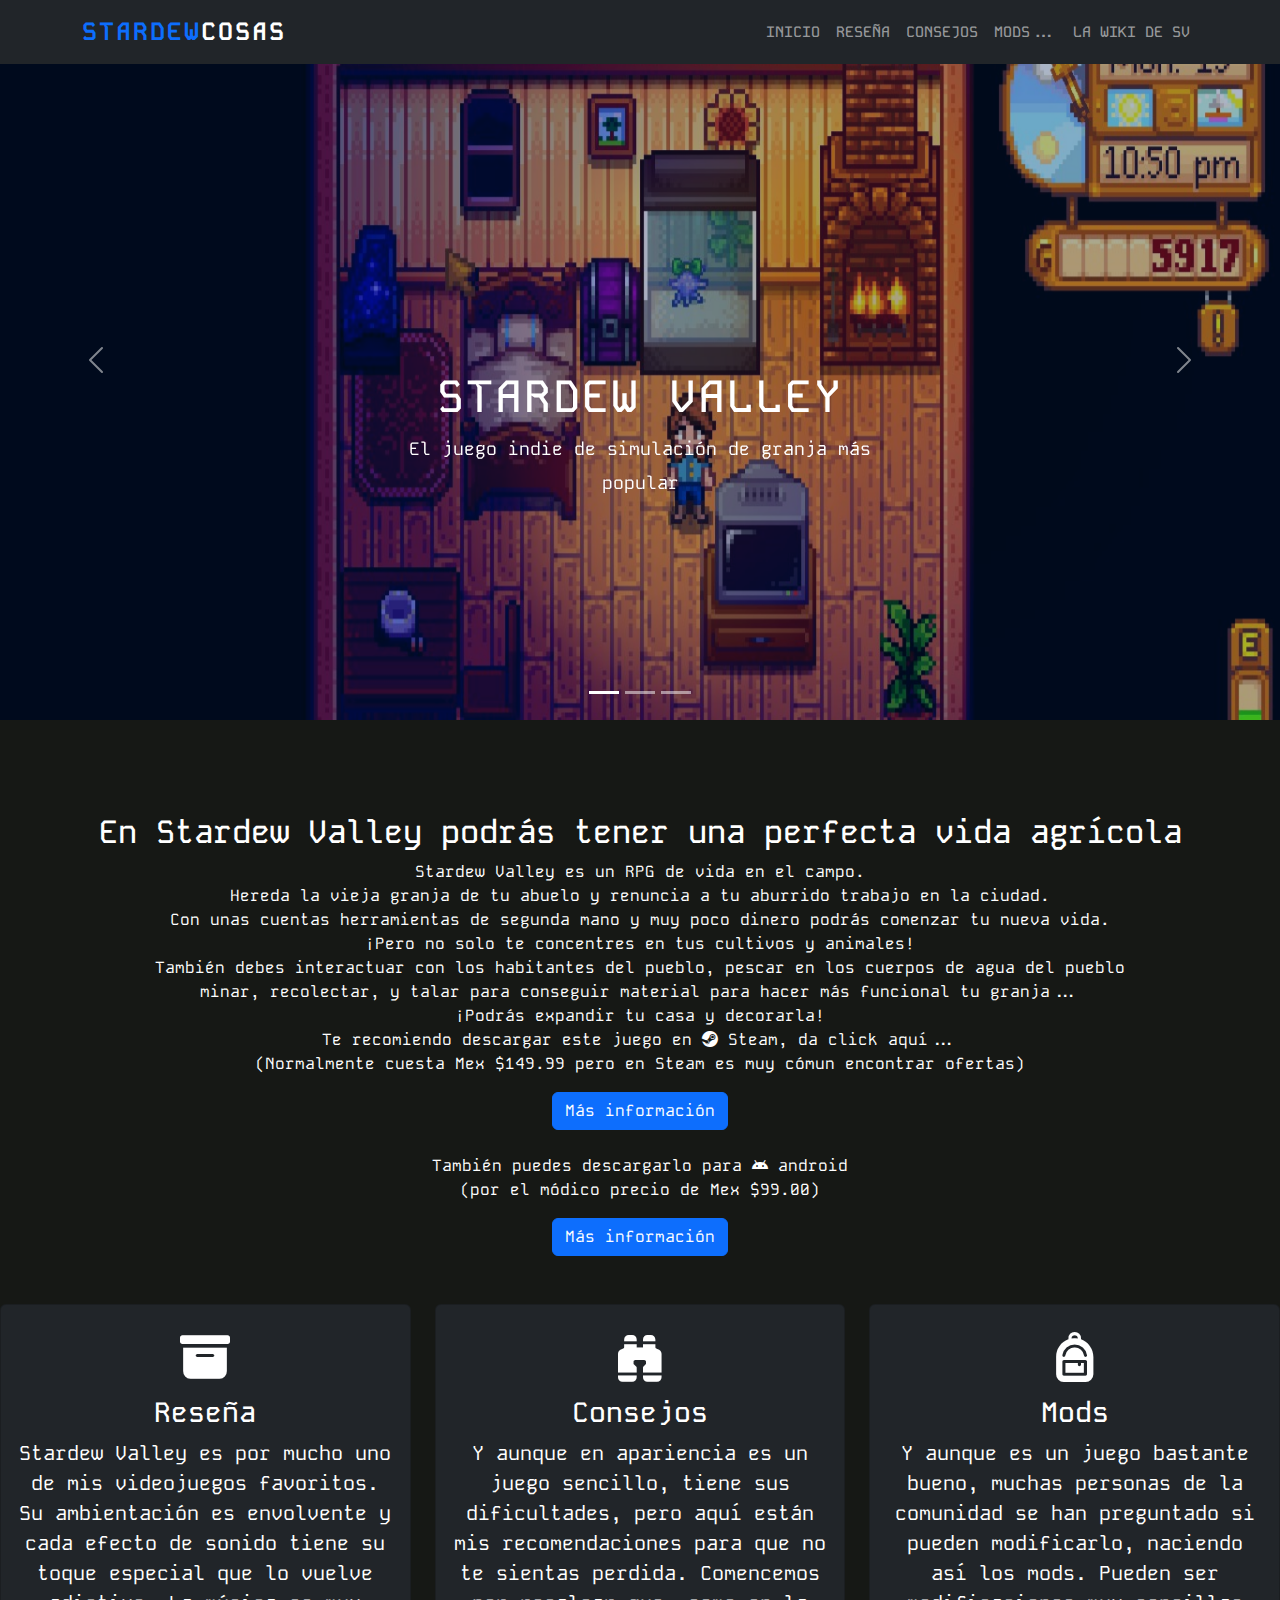
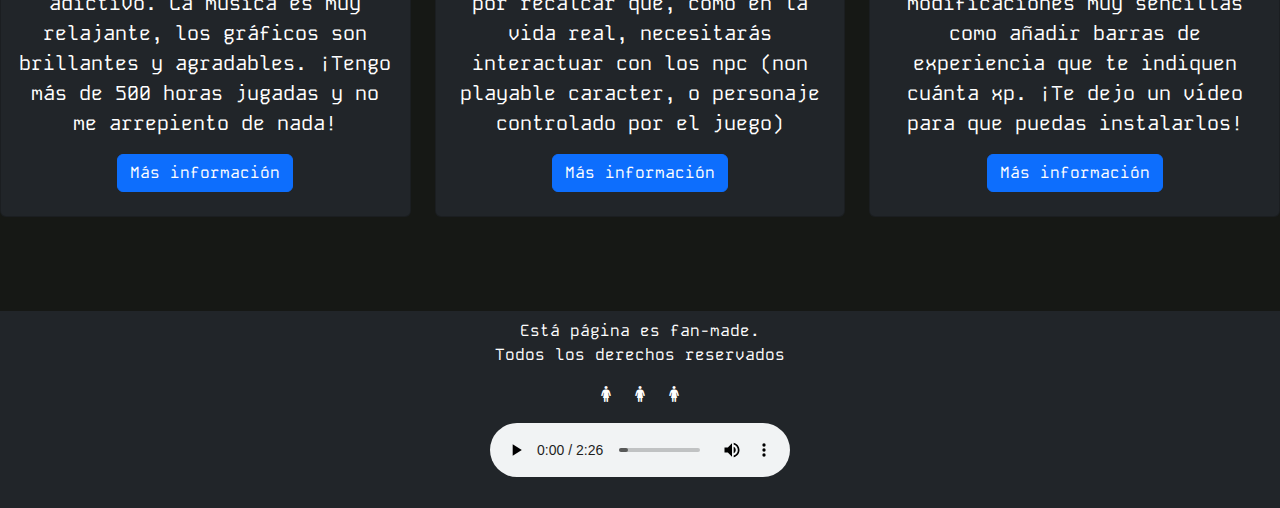
<file: index.html>
<!DOCTYPE html>
<html lang="en">

<head>
    <meta charset="UTF-8">
    <meta name="viewport" content="width=device-width, initial-scale=1.0">
    <title>Stardew-cosas</title>
    <link href="https://cdn.jsdelivr.net/npm/bootstrap@5.3.3/dist/css/bootstrap.min.css" rel="stylesheet"
        integrity="sha384-QWTKZyjpPEjISv5WaRU9OFeRpok6YctnYmDr5pNlyT2bRjXh0JMhjY6hW+ALEwIH" crossorigin="anonymous">
    <link rel="stylesheet" href="https://cdn.jsdelivr.net/npm/bootstrap-icons@1.11.3/font/bootstrap-icons.min.css">
    <link rel="stylesheet" href="style.css">
</head>

<body>
    <nav class="navbar navbar-expand-lg navbar-dark bg-dark fixed-top">
        <div class="container">
            <a href="#" class="navbar-brand"> <span class="text-primary">Stardew</span>Cosas</a>
            <button class="navbar-toggler" type="button" data-bs-toggle="collapse" data-bs-target="#navbarS"
                aria-controls="navbarS" aria-expanded="false" aria-label="toggle navigation">
                <span class="navbar-toggler-icon"></span>
            </button>
            <div class="collapse navbar-collapse" id="navbarS">
                <ul class="navbar-nav ms-auto mb-2 mb-lg-0">
                    <li class="nav-item">
                        <a href="index.html" class="nav-link">Inicio</a>
                    </li>
                    <li class="nav-item">
                        <a href="reseña.html" class="nav-link">Reseña</a>
                    </li>
                    <li class="nav-item">
                        <a href="consejos.html" class="nav-link">Consejos</a>
                    </li>
                    <li class="nav-item">
                        <a href="https://www.youtube.com/watch?v=acN7sZH1Txw" class="nav-link">Mods...</a>
                    </li>
                    <li class="nav-item">
                        <a href="https://stardewvalleywiki.com/Stardew_Valley_Wiki" class="nav-link"> La Wiki de SV</a>
                    </li>
                </ul>
            </div>
        </div>
    </nav>
    <div id="carouselE" class="carousel slide" data-bs-ride="carousel">
        <div class="carousel-indicators">
            <button type="button" data-bs-target="#carouselE" data-bs-slide-to="0" class="active" aria-current="true"
                aria-label="Slide 1"></button>

            <button type="button" data-bs-target="#carouselE" data-bs-slide-to="1" aria-current="true"
                aria-label="Slide 2"></button>

            <button type="button" data-bs-target="#carouselE" data-bs-slide-to="2" aria-current="true"
                aria-label="Slide 3"></button>

        </div>
        <div class="carousel-inner">

            <div class="carousel-item active">
                <img src="./img/casita.jpg" class="d-block w-100" alt="">
                <div class="carousel-caption">
                    <h5>Stardew Valley</h5>
                    <p>El juego indie de simulación de granja más popular</p>

                </div>
            </div>

            <div class="carousel-item">
                <img src="./img/fresasjunimos.jpg" class="d-block w-100" alt="">
                <div class="carousel-caption">
                    <h5> Puedes cultivar diferentes plantas </h5>
                    <p> Cada cambio de estación trae consigo interesantes sorpresas </p>

                </div>
            </div>

            <div class="carousel-item">
                <img src="./img/animales.jpg" class="d-block w-100" alt="">
                <div class="carousel-caption">
                    <h5> También puedes criar animales</h5>
                    <p> Vacas, gallinas, patos, conejos... </p>

                </div>
            </div>
        </div>

        <button class="carousel-control-prev" type="button" data-bs-target="#carouselE" data-bs-slide="prev">
            <span class="carousel-control-prev-icon" aria-hidden="true"></span>
            <span class="visually-hidden">Previous</span>
        </button>

        <button class="carousel-control-next" type="button" data-bs-target="#carouselE" data-bs-slide="next">
            <span class="carousel-control-next-icon" aria-hidden="true"></span>
            <span class="visually-hidden">Next</span>
        </button>
    </div>

    <section class="services section-padding">
        <divc class="container">
            <div class="row">
                <div class="col-md-12">
                    <div class="section-header text-center text-white pb-5">
                        <h2> En Stardew Valley podrás tener una perfecta vida agrícola </h2>
                        <p> Stardew Valley es un RPG de vida en el campo.
                            <br> Hereda la vieja granja de tu abuelo y renuncia a tu aburrido trabajo en la ciudad.
                            <br> Con unas cuentas herramientas de segunda mano y muy poco dinero podrás comenzar tu
                            nueva vida.
                            <br> ¡Pero no solo te concentres en tus cultivos y animales!
                            <br> También debes interactuar con los habitantes del pueblo, pescar en los cuerpos de agua
                            del pueblo
                            <br> minar, recolectar, y talar para conseguir material para hacer más funcional tu
                            granja...
                            <br> ¡Podrás expandir tu casa y decorarla! <br> Te recomiendo descargar este juego en <i class="bi bi-steam"></i> Steam,
                            da click aquí...
                            <br> (Normalmente cuesta Mex $149.99 pero en Steam es muy cómun encontrar ofertas)
                        </p>
                        <a href="https://store.steampowered.com/app/413150/Stardew_Valley/" class="btn btn-primary"> Más
                            información </a>

                        <p> <br> También puedes descargarlo para <i class="bi bi-android"></i> android <br>
                         (por el módico precio de Mex $99.00) </p>
                        <a href="https://play.google.com/store/apps/details?id=com.chucklefish.stardewvalley&hl=es&gl=US&pli=1" class="btn btn-primary"> Más
                            información </a>
                    </div>
                </div>
            </div>

            <div class="row">
                <div class="col-12 col-md-12 col-lg-4">
                    <div class="card text-white text-center bg-dark pb-2">
                        <div class="card-body">
                            <i class="bi bi-archive-fill"></i>
                            <h3 class="card-title"> Reseña </h3>
                            <p class="lead">
                                Stardew Valley es por mucho uno de mis videojuegos favoritos. Su ambientación es
                                envolvente y cada efecto de sonido tiene su toque especial que lo vuelve adictivo.
                                La música es muy relajante, los gráficos son brillantes y agradables. ¡Tengo más
                                de 500 horas jugadas y no me arrepiento de nada!
                            </p>
                            <a href="reseña.html" class="btn btn-primary"> Más
                                información </a>
                        </div>

                    </div>

                </div>

                <div class="col-12 col-md-12 col-lg-4">
                    <div class="card text-white text-center bg-dark pb-2">
                        <div class="card-body">
                            <i class="bi bi-binoculars-fill"></i>
                            <h3 class="card-title"> Consejos </h3>
                            <p class="lead">
                                Y aunque en apariencia es un juego sencillo, tiene sus dificultades, pero aquí
                                están mis recomendaciones para que no te sientas perdida. Comencemos por recalcar
                                que, como en la vida real, necesitarás interactuar con los npc (non playable caracter,
                                o personaje controlado por el juego)
                            </p>
                            <a href="consejos.html" class="btn btn-primary"> Más
                                información </a>
                        </div>
                    </div>
                </div>
                <div class="col-12 col-md-12 col-lg-4">
                    <div class="card text-white text-center bg-dark pb-2">
                        <div class="card-body">
                            <i class="bi bi-backpack-fill"></i>
                            <h3 class="card-title"> Mods </h3>
                            <p class="lead">
                                Y aunque es un juego bastante bueno, muchas personas de la comunidad se han preguntado
                                si pueden modificarlo, naciendo así los mods. Pueden ser modificaciones muy sencillas
                                como añadir barras de experiencia que te indiquen cuánta xp. ¡Te dejo un vídeo para que puedas instalarlos!
                            </p>
                            <a href="https://www.youtube.com/watch?v=acN7sZH1Txw" class="btn btn-primary"> Más
                                información </a>
                        </div>
                    </div>
                </div>
            </div>
            </div>
    </section>

    

    <footer class="bg-dark p-2 text-center">
        <div class="container">
            <p class="text-white"> Está página es fan-made. <br> Todos los derechos reservados
                <p>
                <i class="bi bi-person-standing-dress text-white mx-1"></i>
                <i class="bi bi-person-standing-dress text-white mx-1"></i>
                <i class="bi bi-person-standing-dress text-white mx-1"></i>
                </p>
                
                <audio src="./audio/Stardew Valley OST - Stardew Valley Overture.mp3" controls autoplay loop ></audio>
            </p>
        </div>
    </footer>

    <script src="https://cdn.jsdelivr.net/npm/bootstrap@5.3.3/dist/js/bootstrap.bundle.min.js"
        integrity="sha384-YvpcrYf0tY3lHB60NNkmXc5s9fDVZLESaAA55NDzOxhy9GkcIdslK1eN7N6jIeHz"
        crossorigin="anonymous"></script>
</body>

</html>
</file>
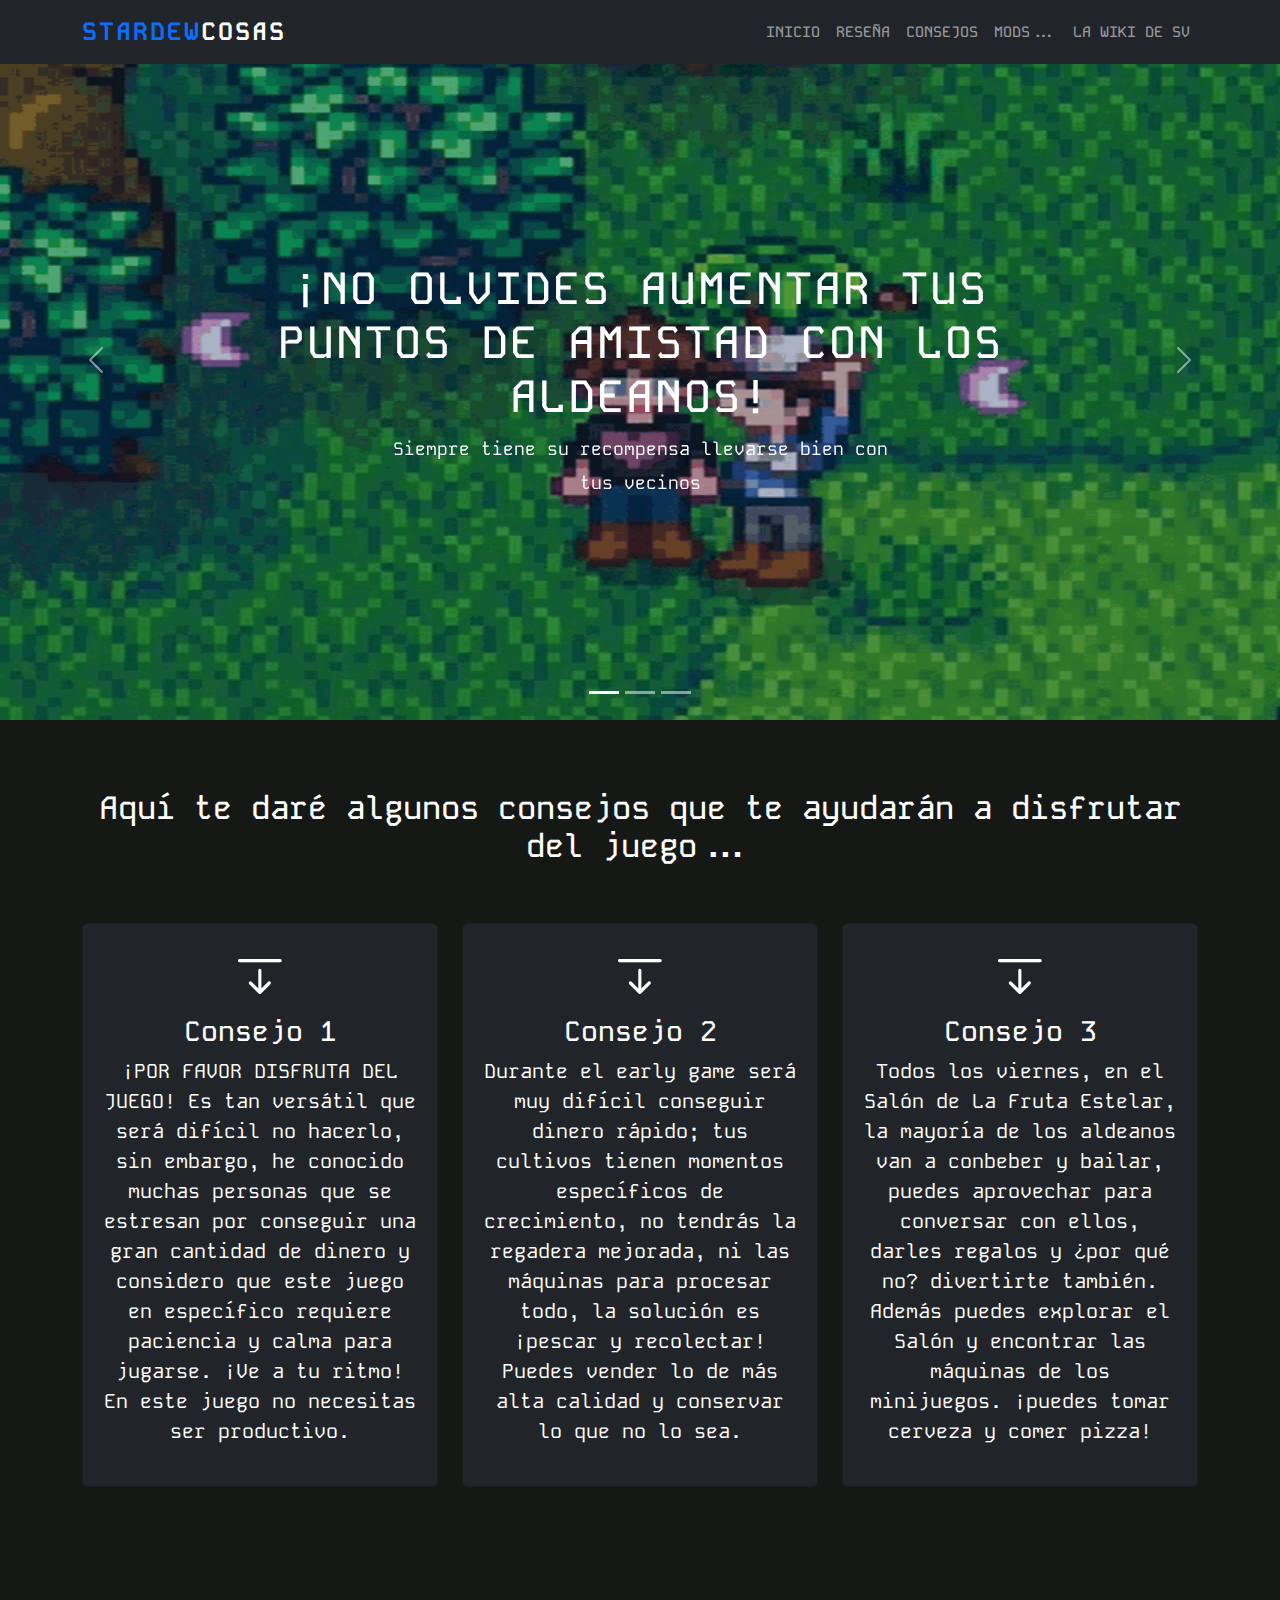
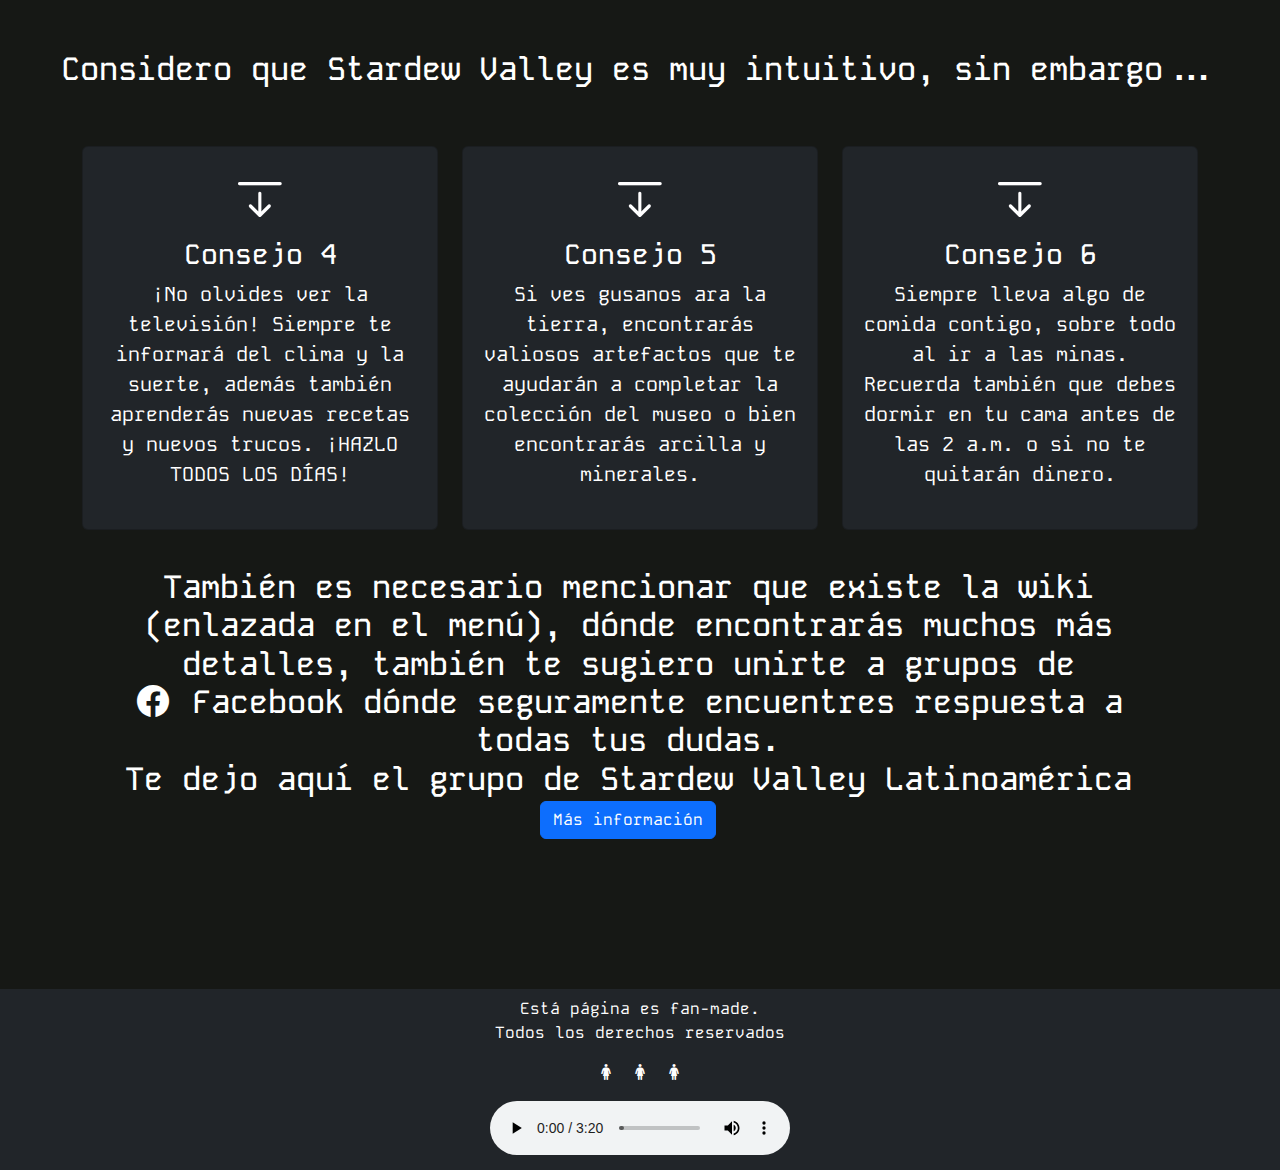
<file: consejos.html>
<!DOCTYPE html>
<html lang="en">

<head>
    <meta charset="UTF-8">
    <meta name="viewport" content="width=device-width, initial-scale=1.0">
    <title>Stardew-cosas</title>
    <link href="https://cdn.jsdelivr.net/npm/bootstrap@5.3.3/dist/css/bootstrap.min.css" rel="stylesheet"
        integrity="sha384-QWTKZyjpPEjISv5WaRU9OFeRpok6YctnYmDr5pNlyT2bRjXh0JMhjY6hW+ALEwIH" crossorigin="anonymous">
    <link rel="stylesheet" href="https://cdn.jsdelivr.net/npm/bootstrap-icons@1.11.3/font/bootstrap-icons.min.css">
    <link rel="stylesheet" href="style.css">
</head>

<body>
    <nav class="navbar navbar-expand-lg navbar-dark bg-dark fixed-top">
        <div class="container">
            <a href="#" class="navbar-brand"> <span class="text-primary">Stardew</span>Cosas</a>
            <button class="navbar-toggler" type="button" data-bs-toggle="collapse" data-bs-target="#navbarS"
                aria-controls="navbarS" aria-expanded="false" aria-label="toggle navigation">
                <span class="navbar-toggler-icon"></span>
            </button>
            <div class="collapse navbar-collapse" id="navbarS">
                <ul class="navbar-nav ms-auto mb-2 mb-lg-0">
                    <li class="nav-item">
                        <a href="index.html" class="nav-link">Inicio</a>
                    </li>
                    <li class="nav-item">
                        <a href="reseña.html" class="nav-link">Reseña</a>
                    </li>
                    <li class="nav-item">
                        <a href="consejos.html" class="nav-link">Consejos</a>
                    </li>
                    <li class="nav-item">
                        <a href="https://www.youtube.com/watch?v=acN7sZH1Txw" class="nav-link">Mods...</a>
                    </li>
                    <li class="nav-item">
                        <a href="https://stardewvalleywiki.com/Stardew_Valley_Wiki" class="nav-link"> La Wiki de SV</a>
                    </li>
                </ul>
            </div>
        </div>
    </nav>
    <div id="carouselE" class="carousel slide" data-bs-ride="carousel">
        <div class="carousel-indicators">
            <button type="button" data-bs-target="#carouselE" data-bs-slide-to="0" class="active" aria-current="true"
                aria-label="Slide 1"></button>

            <button type="button" data-bs-target="#carouselE" data-bs-slide-to="1" aria-current="true"
                aria-label="Slide 2"></button>

            <button type="button" data-bs-target="#carouselE" data-bs-slide-to="2" aria-current="true"
                aria-label="Slide 3"></button>

        </div>
        <div class="carousel-inner">

            <div class="carousel-item active">
                <img src="./img/regalo.gif" class="d-block w-100" alt="">
                <div class="carousel-caption">
                    <h5>¡No olvides aumentar tus puntos de amistad con los aldeanos!</h5>
                    <p> Siempre tiene su recompensa llevarse bien con tus vecinos </p>

                </div>
            </div>

            <div class="carousel-item">
                <img src="./img/pescargif.gif" class="d-block w-100" alt="">
                <div class="carousel-caption">
                    <h5> Pescar, pescar, pescar </h5>
                    <p> En el early game pescar siempre será la respuesta para conseguir dinero rápido
                    <p>

                </div>
            </div>

            <div class="carousel-item">
                <img src="./img/cosechando.gif" class="d-block w-100" alt="">
                <div class="carousel-caption">
                    <h5> Tus cultivos también serán altamente retribuidos </h5>
                    <p> Recuerda que no solo debes vender tus cultivos de calidad, si no que también puedes procesarlos
                        y vender vinos, mermeladas y conservas

                    </p>

                </div>
            </div>

        </div>

        <button class="carousel-control-prev" type="button" data-bs-target="#carouselE" data-bs-slide="prev">
            <span class="carousel-control-prev-icon" aria-hidden="true"></span>
            <span class="visually-hidden">Previous</span>
        </button>

        <button class="carousel-control-next" type="button" data-bs-target="#carouselE" data-bs-slide="next">
            <span class="carousel-control-next-icon" aria-hidden="true"></span>
            <span class="visually-hidden">Next</span>
        </button>
    </div>


    <section class="services section-padding">
        <div class="container">
            <div class="row">
                <div class="col-md-12">
                    <div class="section-header text-center text-white pb-5">
                        <h2> Aquí te daré algunos consejos que te ayudarán a disfrutar del juego...
                        </h2>
                    </div>
                </div>
            </div>

            <div class="row">
                <div class="col-12 col-md-12 col-lg-4">
                    <div class="card text-white text-center bg-dark pb-2">
                        <div class="card-body">
                            <i class="bi bi-arrow-bar-down"></i>
                            <h3 class="card-title"> Consejo 1 </h3>
                            <p class="lead">
                                ¡POR FAVOR DISFRUTA DEL JUEGO! Es tan versátil que será difícil no hacerlo, sin embargo,
                                he conocido muchas personas que se estresan por conseguir una gran cantidad de dinero y
                                considero que este juego en específico requiere paciencia y calma para jugarse. ¡Ve a tu
                                ritmo!
                                En este juego no necesitas ser productivo.
                            </p>
                        </div>
                    </div>
                </div>

                <div class="col-12 col-md-12 col-lg-4">
                    <div class="card text-white text-center bg-dark pb-2">
                        <div class="card-body">
                            <i class="bi bi-arrow-bar-down"></i>
                            <h3 class="card-title"> Consejo 2 </h3>
                            <p class="lead">
                                Durante el early game será muy difícil conseguir dinero rápido; tus cultivos tienen
                                momentos específicos de crecimiento, no tendrás la regadera mejorada, ni las máquinas
                                para procesar todo, la solución es ¡pescar y recolectar! Puedes vender lo de más alta
                                calidad y conservar lo que no lo sea.
                            </p>
                        </div>
                    </div>
                </div>

                <div class="col-12 col-md-12 col-lg-4">
                    <div class="card text-white text-center bg-dark pb-2">
                        <div class="card-body">
                            <i class="bi bi-arrow-bar-down"></i>
                            <h3 class="card-title"> Consejo 3 </h3>
                            <p class="lead">
                                Todos los viernes, en el Salón de La Fruta Estelar, la mayoría de los aldeanos van a
                                conbeber y bailar, puedes aprovechar para conversar con ellos, darles regalos y ¿por qué
                                no? divertirte también. Además puedes explorar el Salón y encontrar las máquinas de los
                                minijuegos.
                                ¡puedes tomar cerveza y comer pizza!
                            </p>
                        </div>
                    </div>
                </div>
            </div>
        </div>
    </section>

    <section class="services section-padding">
        <divc class="container">
            <div class="row">
                <div class="col-md-12">
                    <div class="section-header text-center text-white pb-5">
                        <h2> Considero que Stardew Valley es muy intuitivo, sin embargo...
                        </h2>
                    </div>
                </div>
            </div>
            <div class="container">
                <div class="row">
                    <div class="col-12 col-md-12 col-lg-4">
                        <div class="card text-white text-center bg-dark pb-2">
                            <div class="card-body">
                                <i class="bi bi-arrow-bar-down"></i>
                                <h3 class="card-title"> Consejo 4 </h3>
                                <p class="lead">
                                    ¡No olvides ver la televisión! Siempre te informará del clima y la suerte, además
                                    también aprenderás nuevas recetas y nuevos trucos. ¡HAZLO TODOS LOS DÍAS!
                                </p>
                            </div>
                        </div>
                    </div>

                    <div class="col-12 col-md-12 col-lg-4">
                        <div class="card text-white text-center bg-dark pb-2">
                            <div class="card-body">
                                <i class="bi bi-arrow-bar-down"></i>
                                <h3 class="card-title"> Consejo 5 </h3>
                                <p class="lead">
                                    Si ves gusanos ara la tierra, encontrarás valiosos artefactos que te ayudarán a
                                    completar la colección del museo o bien encontrarás arcilla y minerales.
                                </p>
                            </div>
                        </div>
                    </div>

                    <div class="col-12 col-md-12 col-lg-4">
                        <div class="card text-white text-center bg-dark pb-2">
                            <div class="card-body">
                                <i class="bi bi-arrow-bar-down"></i>
                                <h3 class="card-title"> Consejo 6 </h3>
                                <p class="lead">
                                    Siempre lleva algo de comida contigo, sobre todo al ir a las minas. Recuerda también
                                    que debes dormir en tu cama antes de las 2 a.m. o si no te quitarán dinero.
                                </p>
                            </div>
                        </div>
                    </div>
                   
                    <div class="row">
                        <div class="col-md-12">
                            <div class="section-header text-center text-white pb-5">
                                <h2> <br> También es necesario mencionar que existe la wiki (enlazada en el menú), dónde encontrarás muchos más
                                    detalles, también te sugiero unirte a grupos de <br> <i class="bi bi-facebook text-white mx-1"> </i> Facebook dónde seguramente
                                    encuentres respuesta a todas tus dudas.
                                    <br> Te dejo aquí el grupo de Stardew Valley Latinoamérica 
                                    <a href="https://www.facebook.com/groups/1707978226128435" class="btn btn-primary"> Más
                                        información </a>
                                </h2>
                            </div>
                        </div>
                    </div>
                </div>
            </div>
    </section>


    <footer class="bg-dark p-2 text-center">
        <div class="container">
            <p class="text-white"> Está página es fan-made. <br> Todos los derechos reservados
            <p>
                <i class="bi bi-person-standing-dress text-white mx-1"></i>
                <i class="bi bi-person-standing-dress text-white mx-1"></i>
                <i class="bi bi-person-standing-dress text-white mx-1"></i>
            </p>

            </p>
            <audio src="./audio/Stardew Valley OST - Winter (Nocturne of Ice).mp3" controls autoplay loop ></audio>
          
        </div>
    </footer>

    <script src="https://cdn.jsdelivr.net/npm/bootstrap@5.3.3/dist/js/bootstrap.bundle.min.js"
        integrity="sha384-YvpcrYf0tY3lHB60NNkmXc5s9fDVZLESaAA55NDzOxhy9GkcIdslK1eN7N6jIeHz"
        crossorigin="anonymous"></script>
</body>

</html>
</file>
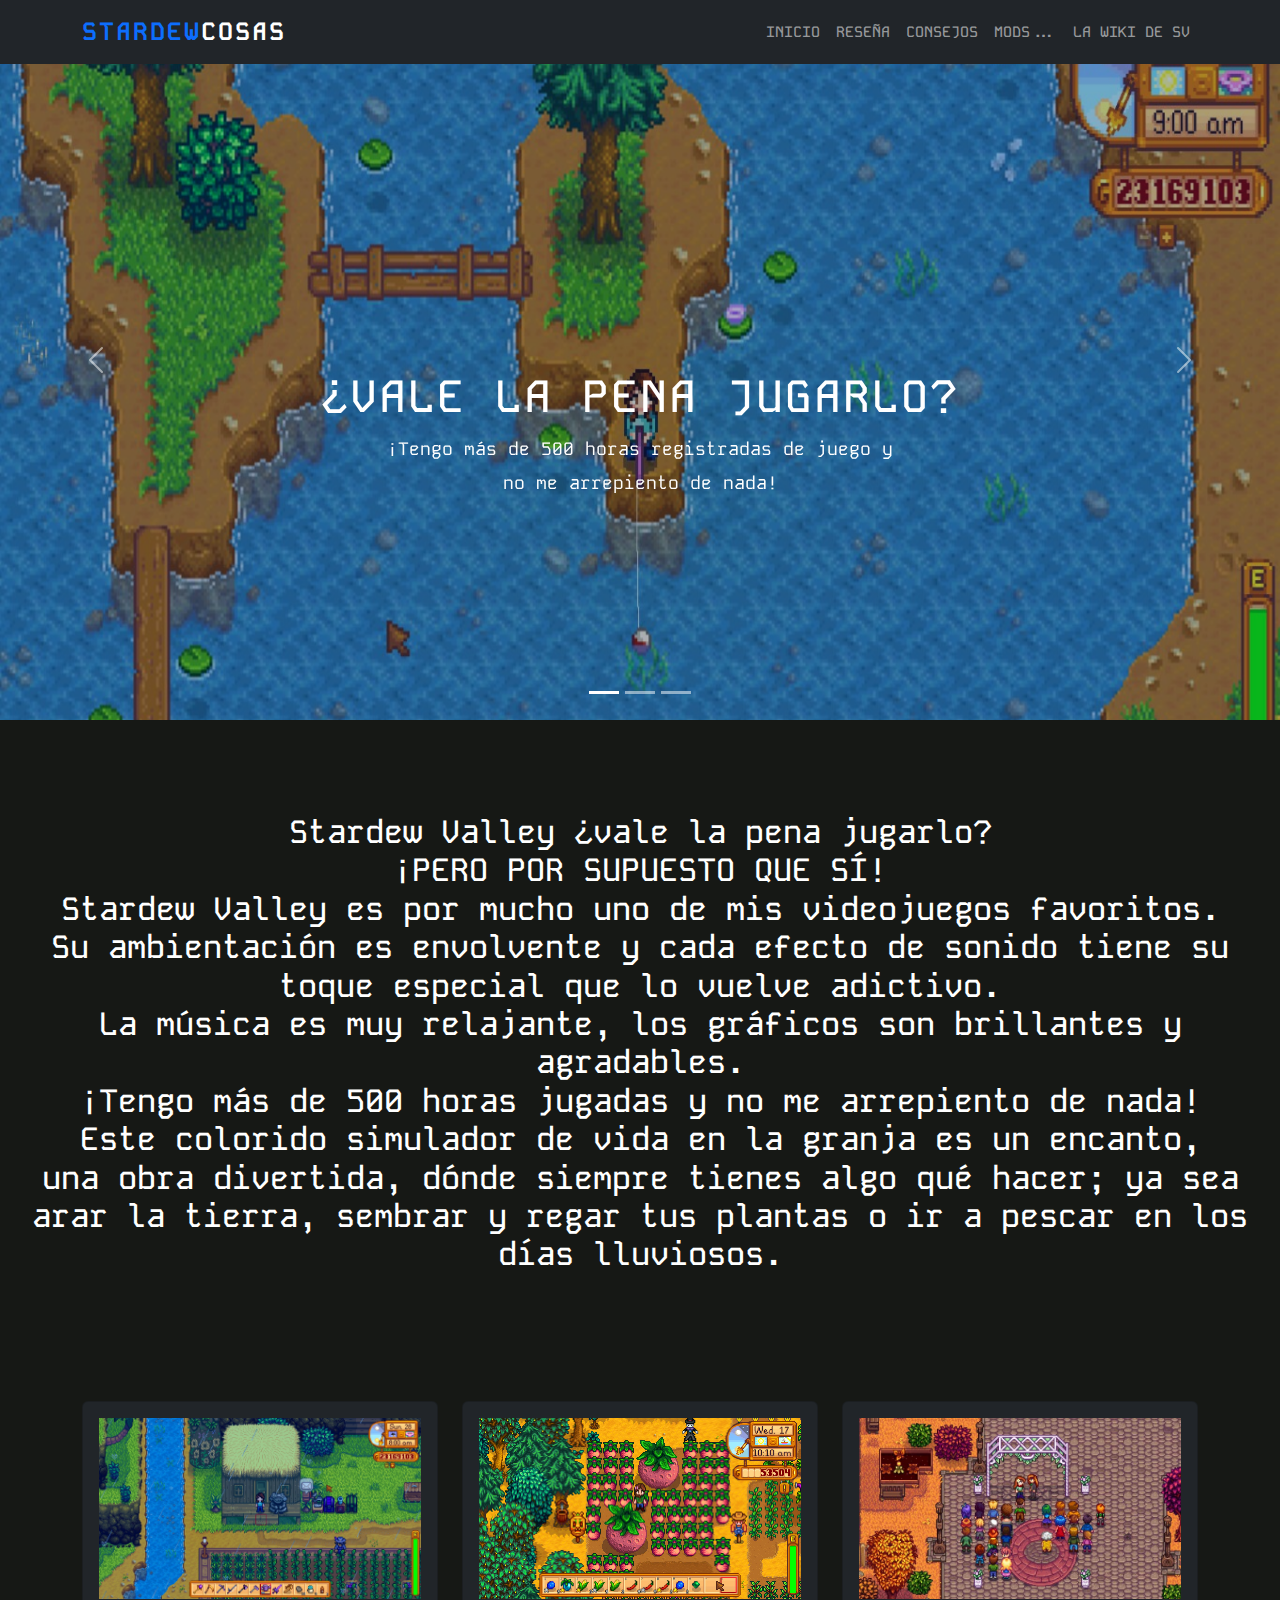
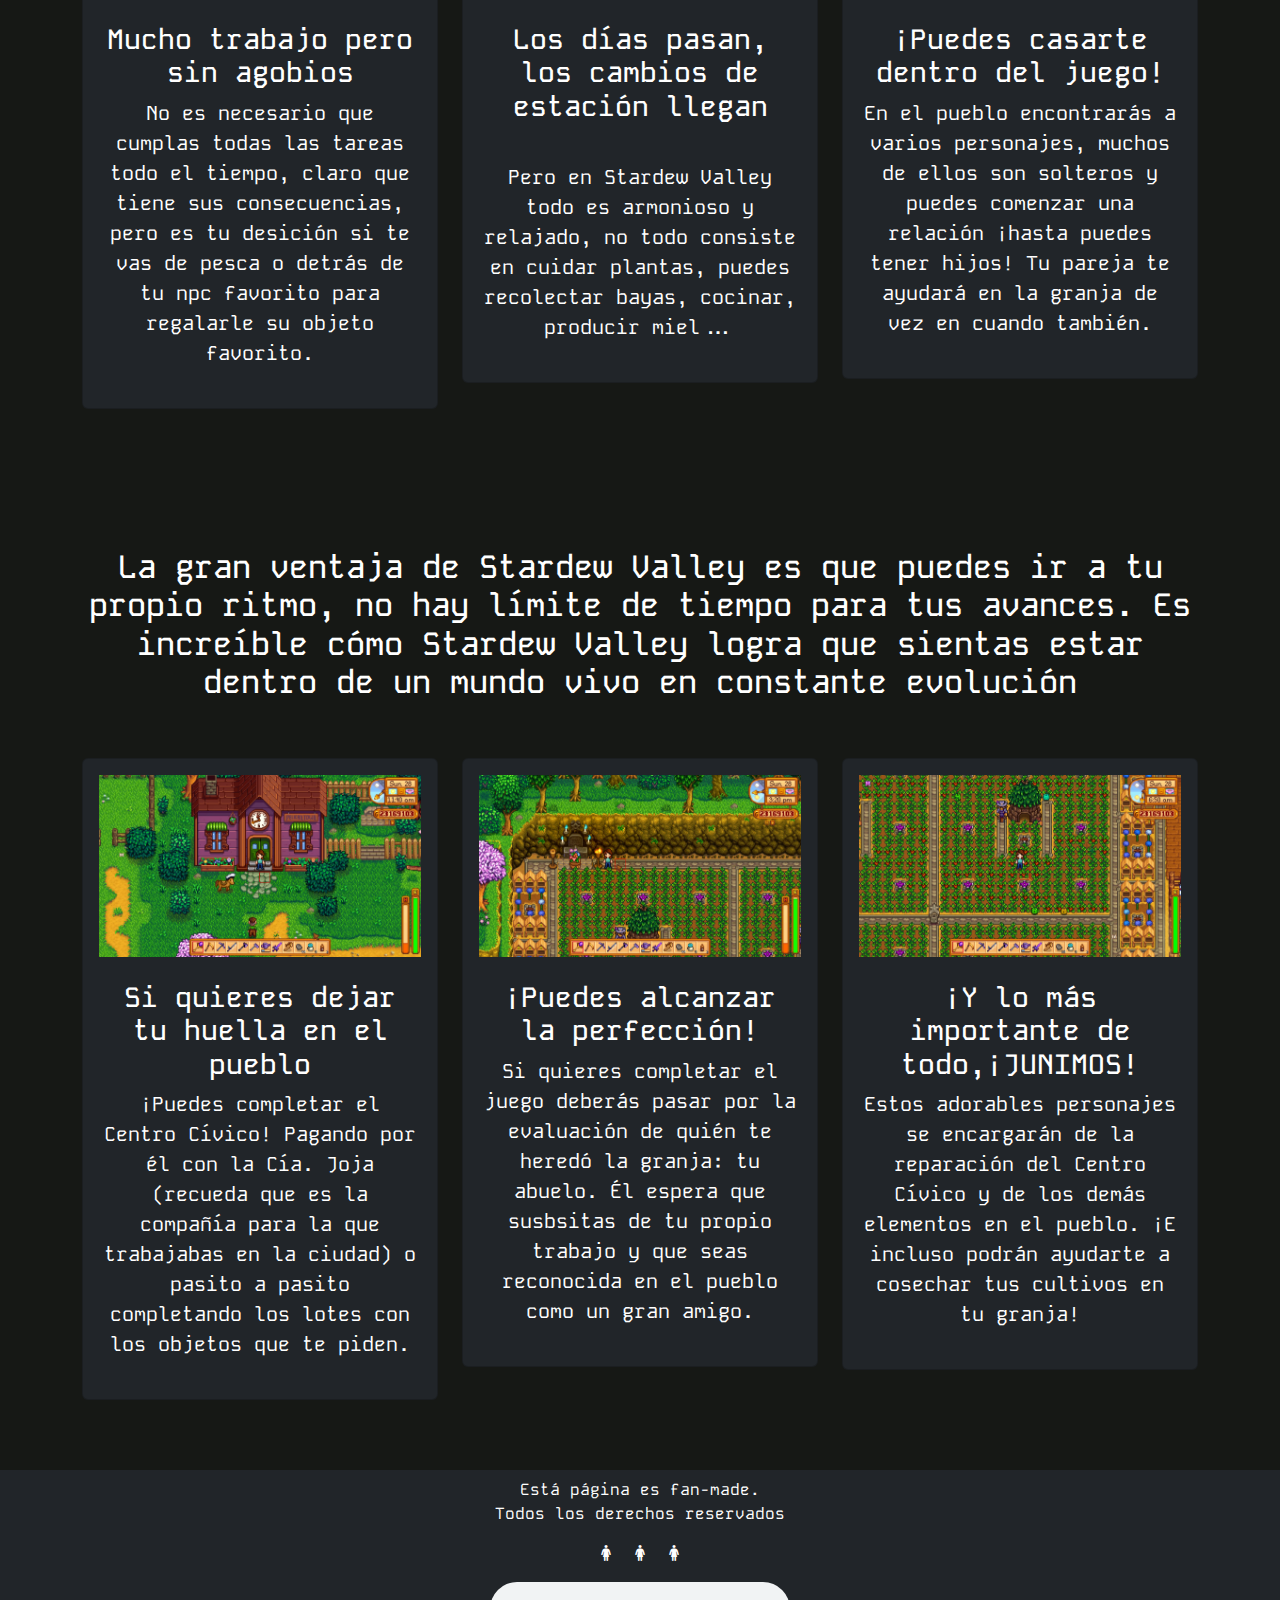
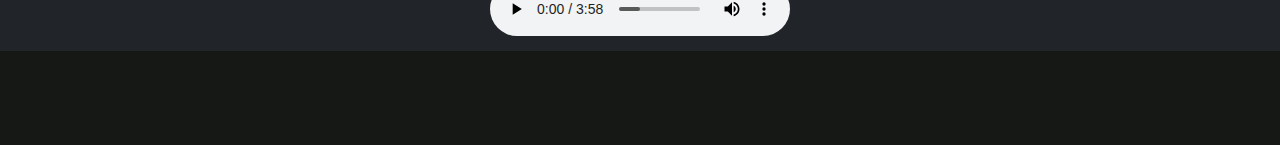
<file: reseña.html>
<!DOCTYPE html>
<html lang="en">

<head>
    <meta charset="UTF-8">
    <meta name="viewport" content="width=device-width, initial-scale=1.0">
    <title>Stardew-cosas</title>
    <link href="https://cdn.jsdelivr.net/npm/bootstrap@5.3.3/dist/css/bootstrap.min.css" rel="stylesheet"
        integrity="sha384-QWTKZyjpPEjISv5WaRU9OFeRpok6YctnYmDr5pNlyT2bRjXh0JMhjY6hW+ALEwIH" crossorigin="anonymous">
    <link rel="stylesheet" href="https://cdn.jsdelivr.net/npm/bootstrap-icons@1.11.3/font/bootstrap-icons.min.css">
    <link rel="stylesheet" href="style.css">
</head>

<body>
    <nav class="navbar navbar-expand-lg navbar-dark bg-dark fixed-top">
        <div class="container">
            <a href="#" class="navbar-brand"> <span class="text-primary">Stardew</span>Cosas</a>
            <button class="navbar-toggler" type="button" data-bs-toggle="collapse" data-bs-target="#navbarS"
                aria-controls="navbarS" aria-expanded="false" aria-label="toggle navigation">
                <span class="navbar-toggler-icon"></span>
            </button>
            <div class="collapse navbar-collapse" id="navbarS">
                <ul class="navbar-nav ms-auto mb-2 mb-lg-0">
                    <li class="nav-item">
                        <a href="index.html" class="nav-link">Inicio</a>
                    </li>
                    <li class="nav-item">
                        <a href="reseña.html" class="nav-link">Reseña</a>
                    </li>
                    <li class="nav-item">
                        <a href="consejos.html" class="nav-link">Consejos</a>
                    </li>
                    <li class="nav-item">
                        <a href="https://www.youtube.com/watch?v=acN7sZH1Txw" class="nav-link">Mods...</a>
                    </li>
                    <li class="nav-item">
                        <a href="https://stardewvalleywiki.com/Stardew_Valley_Wiki" class="nav-link"> La Wiki de SV</a>
                    </li>
                </ul>
            </div>
        </div>
    </nav>
    <div id="carouselE" class="carousel slide" data-bs-ride="carousel">
        <div class="carousel-indicators">
            <button type="button" data-bs-target="#carouselE" data-bs-slide-to="0" class="active" aria-current="true"
                aria-label="Slide 1"></button>

            <button type="button" data-bs-target="#carouselE" data-bs-slide-to="1" aria-current="true"
                aria-label="Slide 2"></button>

            <button type="button" data-bs-target="#carouselE" data-bs-slide-to="2" aria-current="true"
                aria-label="Slide 3"></button>

        </div>
        <div class="carousel-inner">

            <div class="carousel-item active">
                <img src="./img/pescalago.jpg" class="d-block w-100" alt="">
                <div class="carousel-caption">
                    <h5>¿Vale la pena jugarlo?</h5>
                    <p>¡Tengo más de 500 horas registradas de juego y no me arrepiento de nada!</p>

                </div>
            </div>

            <div class="carousel-item">
                <img src="./img/mina.jpg" class="d-block w-100" alt="">
                <div class="carousel-caption">
                    <h5> Dentro de Stardew Valley hay minijuegos interesantes </h5>
                    <p> Como la pesaca y la minería, pero hay más todavía, como JunimoKart y El Rey de la Pradera
                    <p>

                </div>
            </div>

            <div class="carousel-item">
                <img src="./img/vendeambu.jpg" class="d-block w-100" alt="">
                <div class="carousel-caption">
                    <h5> Hay personajes que son de gran utilidad </h5>
                    <p> Y no necesariamente serán tus amigos, pero podrás interactuar con ellos, como la vendedora
                        ambulante. </p>

                </div>
            </div>

        </div>

        <button class="carousel-control-prev" type="button" data-bs-target="#carouselE" data-bs-slide="prev">
            <span class="carousel-control-prev-icon" aria-hidden="true"></span>
            <span class="visually-hidden">Previous</span>
        </button>

        <button class="carousel-control-next" type="button" data-bs-target="#carouselE" data-bs-slide="next">
            <span class="carousel-control-next-icon" aria-hidden="true"></span>
            <span class="visually-hidden">Next</span>
        </button>
    </div>

    <section class="services section-padding">
        <divc class="container">
            <div class="row">
                <div class="col-md-12">
                    <div class="section-header text-center text-white pb-5">
                        <h2> Stardew Valley ¿vale la pena jugarlo? <br> ¡PERO POR SUPUESTO QUE SÍ! <br> Stardew Valley
                            es por mucho uno de mis videojuegos favoritos. <br> Su ambientación es
                            envolvente y cada efecto de sonido tiene su toque especial que lo vuelve adictivo.
                            <br> La música es muy relajante, los gráficos son brillantes y agradables. <br> ¡Tengo más
                            de 500 horas jugadas y no me arrepiento de nada!
                            <br> Este colorido simulador de vida en la granja es un encanto,
                            <br> una obra divertida, dónde siempre tienes algo qué hacer; ya sea
                            <br> arar la tierra, sembrar y regar tus plantas o ir a pescar en los
                            <br> días lluviosos.
                        </h2>
                    </div>
                </div>
            </div>
            <section class="portfolio section-padding">
                <div class="container">
                    <div class="row">
                        <div class="col-md-12">
                        </div>
                    </div>
                    <div class="row">
                        <div class="col-12 col-md-12 col-lg-4">
                            <div class="card text-light text-center bg-dark pb-2">
                                <div class="card-body text-white">
                                    <div class="img-area mb-4">
                                        <img src="./img/dialluvia.jpg" class="img-fluid" alt="">
                                    </div>
                                    <h3> Mucho trabajo pero sin agobios</h3>
                                    <p class="lead">
                                        No es necesario que cumplas todas las tareas todo el tiempo, claro que tiene
                                        sus consecuencias, pero es tu desición si te vas de pesca o detrás de tu npc
                                        favorito para regalarle su objeto favorito.

                                    </p>
                                </div>
                            </div>
                        </div>

                        <div class="col-12 col-md-12 col-lg-4">
                            <div class="card text-light text-center bg-dark pb-2">
                                <div class="card-body text-white">
                                    <div class="img-area mb-4">
                                        <img src="./img/melones.jpg" class="img-fluid" alt="">
                                    </div>
                                    <h3> Los días pasan, los cambios de estación llegan</h3>
                                    <p class="lead">
                                        <br> Pero en Stardew Valley todo es armonioso y relajado, no todo consiste en
                                        cuidar
                                        plantas, puedes recolectar bayas, cocinar, producir miel...
                                    </p>
                                </div>
                            </div>
                        </div>

                        <div class="col-12 col-md-12 col-lg-4">
                            <div class="card text-light text-center bg-dark pb-2">
                                <div class="card-body text-white">
                                    <div class="img-area mb-4">
                                        <img src="./img/boda.jpg" class="img-fluid" alt="">
                                    </div>
                                    <h3> ¡Puedes casarte dentro del juego! </h3>
                                    <p class="lead">
                                        En el pueblo encontrarás a varios personajes, muchos de ellos son solteros y
                                        puedes comenzar una relación ¡hasta puedes tener hijos! Tu pareja te ayudará en
                                        la granja de vez en cuando también.
                                    </p>
                                </div>
                            </div>
                        </div>
                    </div>
                </div>
            </section>

            <section class="portfolio section-padding">
                <div class="container">
                    <div class="row">
                        <div class="col-md-12">
                            <div class="section-header text-center text-white pb-5">
                                <h2> La gran ventaja de Stardew Valley es que puedes ir a tu propio ritmo, no hay límite
                                    de tiempo para tus avances. Es increíble cómo Stardew Valley logra que sientas estar
                                    dentro de un mundo vivo en constante evolución</h2>
                            </div>
                        </div>
                    </div>
                    <div class="row">
                        <div class="col-12 col-md-12 col-lg-4">
                            <div class="card text-light text-center bg-dark pb-2">
                                <div class="card-body text-white">
                                    <div class="img-area mb-4">
                                        <img src="./img/centrocivico.jpg" class="img-fluid" alt="">
                                    </div>
                                    <h3> Si quieres dejar tu huella en el pueblo </h3>
                                    <p class="lead">
                                        ¡Puedes completar el Centro Cívico! Pagando por él con la Cía. Joja (recueda que
                                        es la compañía para la que trabajabas en la ciudad) o pasito a
                                        pasito completando los lotes con los objetos que te piden.
                                    </p>
                                </div>
                            </div>
                        </div>

                        <div class="col-12 col-md-12 col-lg-4">
                            <div class="card text-light text-center bg-dark pb-2">
                                <div class="card-body text-white">
                                    <div class="img-area mb-4">
                                        <img src="./img/altarabuelo.jpg" class="img-fluid" alt="">
                                    </div>
                                    <h3> ¡Puedes alcanzar la perfección! </h3>
                                    <p class="lead">
                                        Si quieres completar el juego deberás pasar por la evaluación de quién te heredó
                                        la granja: tu abuelo. Él espera que susbsitas de tu propio trabajo y que seas
                                        reconocida en el pueblo como un gran amigo.
                                    </p>
                                </div>
                            </div>
                        </div>

                        <div class="col-12 col-md-12 col-lg-4">
                            <div class="card text-light text-center bg-dark pb-2">
                                <div class="card-body text-white">
                                    <div class="img-area mb-4">
                                        <img src="./img/fresasjunimos.jpg" class="img-fluid" alt="">
                                    </div>
                                    <h3> ¡Y lo más importante de todo,¡JUNIMOS! </h3>
                                    <p class="lead">
                                        Estos adorables personajes se encargarán de la reparación del Centro Cívico y de
                                        los demás elementos en el pueblo. ¡E incluso podrán ayudarte a cosechar tus
                                        cultivos en tu granja!
                                    </p>
                                </div>
                            </div>
                        </div>
                    </div>
                </div>
            </section>


            <footer class="bg-dark p-2 text-center">
                <div class="container">
                    <p class="text-white"> Está página es fan-made. <br> Todos los derechos reservados
                    <p>
                        <i class="bi bi-person-standing-dress text-white mx-1"></i>
                        <i class="bi bi-person-standing-dress text-white mx-1"></i>
                        <i class="bi bi-person-standing-dress text-white mx-1"></i>
                    </p>

                    </p>
                    
                    <audio src="./audio/Stardew Valley OST - Spring (It's a Big World Outside).mp3" controls autoplay loop ></audio>
                </div>
            </footer>

             <script src="https://cdn.jsdelivr.net/npm/bootstrap@5.3.3/dist/js/bootstrap.bundle.min.js"
                integrity="sha384-YvpcrYf0tY3lHB60NNkmXc5s9fDVZLESaAA55NDzOxhy9GkcIdslK1eN7N6jIeHz"
                crossorigin="anonymous"></script>
</body>

</html>
</file>
<file: style.css>
@import url('https://fonts.googleapis.com/css2?family=Kode+Mono:wght@400..700&display=swap');

*{
    font-family: "Kode Mono", monospace;
}

body{
    background: #161815;
}

.section-padding{
    padding: 70px 0;
}

.carousel-item{
    height: 80vh;
    min-height: 300px;
}

.carousel-caption{
    bottom: 200px;
    z-index: 2;
}

.carousel-caption h5{
    font-size: 45px;
    text-transform: uppercase;
    letter-spacing: 2px;
    margin-top: 25px;
}

.carousel-caption p{
    width: 60%;
    margin: auto;
    font-size: 18px;
    line-height: 1.9;
}

.carousel-inner::before{
    content: '';
    position: absolute;
    width: 100%;
    height: 100%;
    top: 0;
    left: 0;
    background: rgba(0,30,82,0.327);
    z-index: 1;
}

.navbar-nav a{
    font-size: 15px;
    text-transform: uppercase;
    font-weight: 500;
}

.navbar-dark .navbar-brand{
    color: #fff;
    font-size: 25px;
    text-transform: uppercase;
    font-weight: bold;
    letter-spacing: 2px;
}

.navbar-light .navbar-brand:focus, .navbar-light .navbar-brand:hover{
    color: #000;
}

.w-100 {
    height: 100vh;
}

.navbar-toggler {
    padding: 1px 5px;
    font-size: 18px;
    line-height: 0.3;
}

.services .card-body i{
    font-size: 50px;
}

.team .card-body i{
    font-size: 20px;
}

@media(max-width:767px){
    .navbar-nav{
        text-align: center;
    }
    .carousel-item{
        height: 70vh;
    }
    .w-100{
        height: 70vh;
    }
    .carousel-caption{
        bottom: 125px;
    }
    .carousel-caption h5{
        font-size: 17px;
    }
    .carousel-caption a{
        padding: 10px 15px;
        font-size: 15px;
    }
    .carousel-caption p{
        width: 100%;
        line-height: 1.5;
        font-size: 12px;
    }
    .about-texte{
        padding-top: 50px;
    }
    .card{
        margin-bottom: 30px;
    }
    .section-padding{
        padding: 50px 0;
    }
}
</file>
